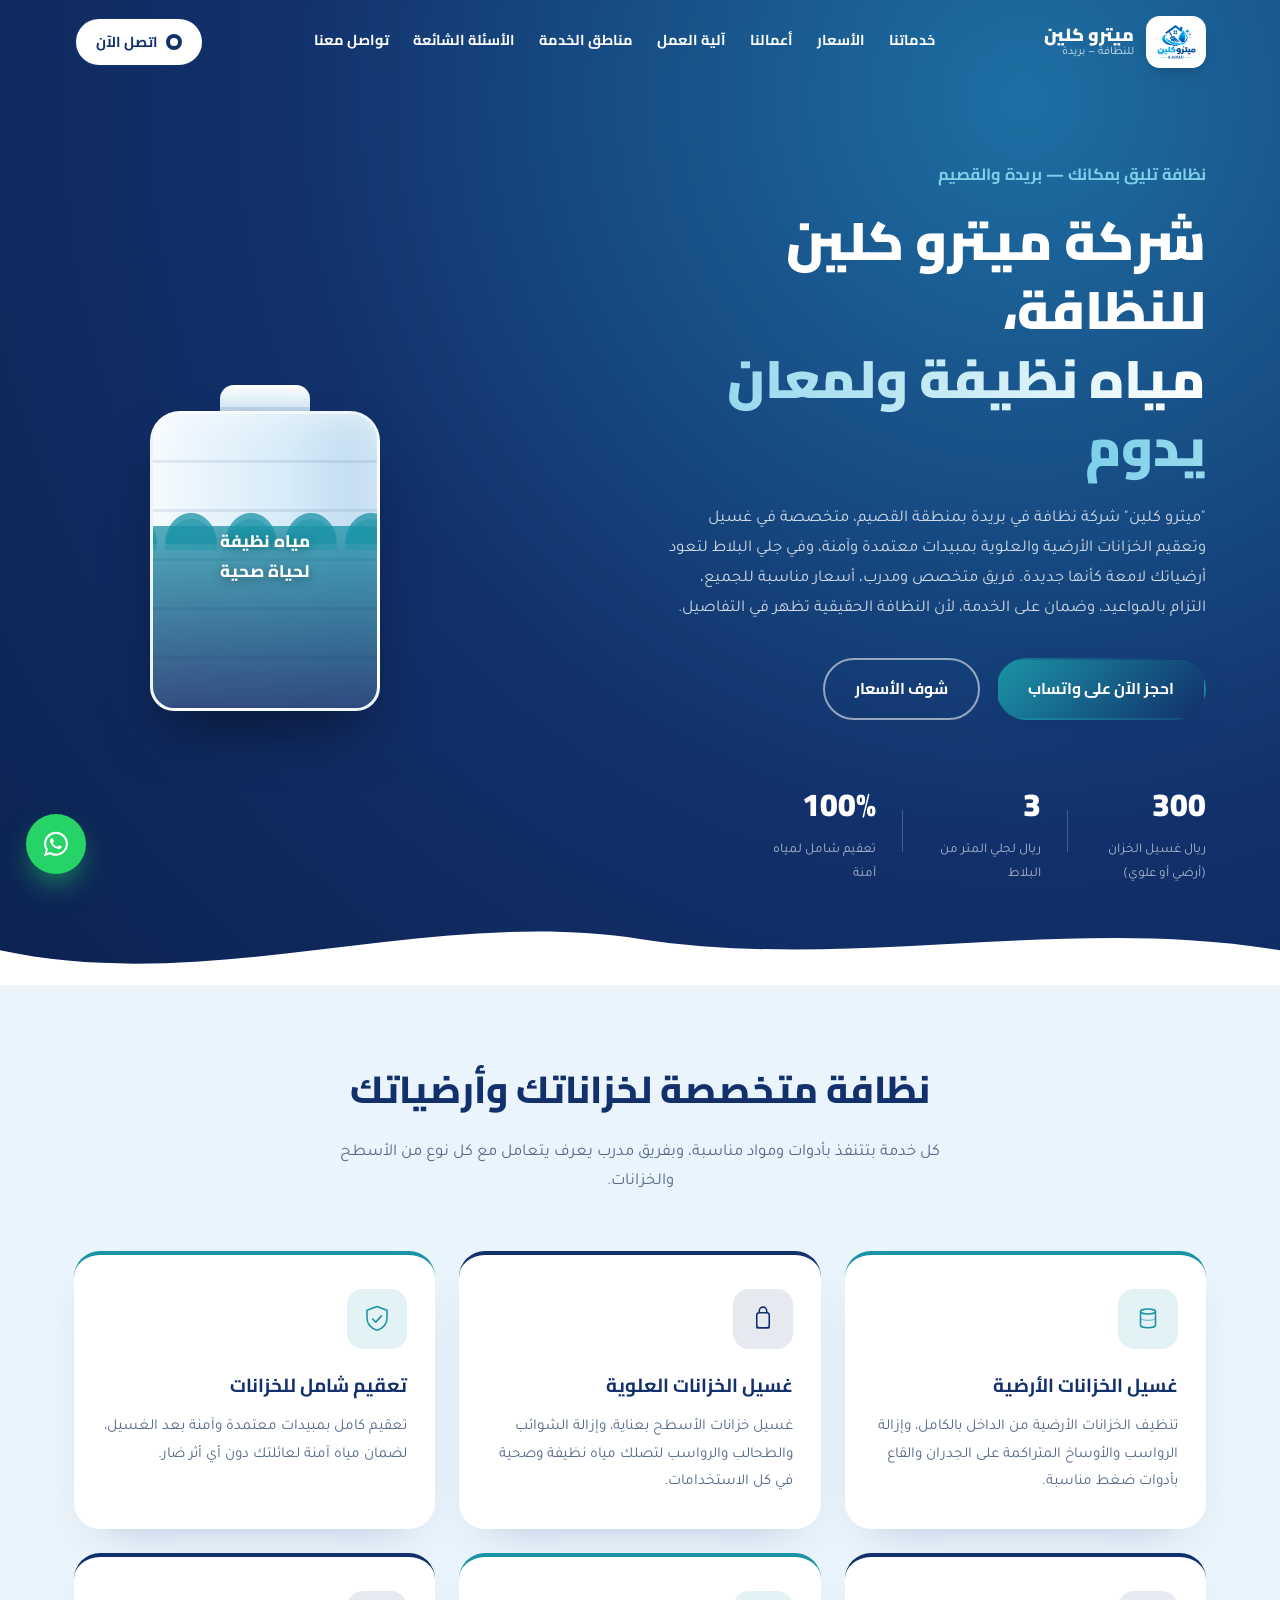
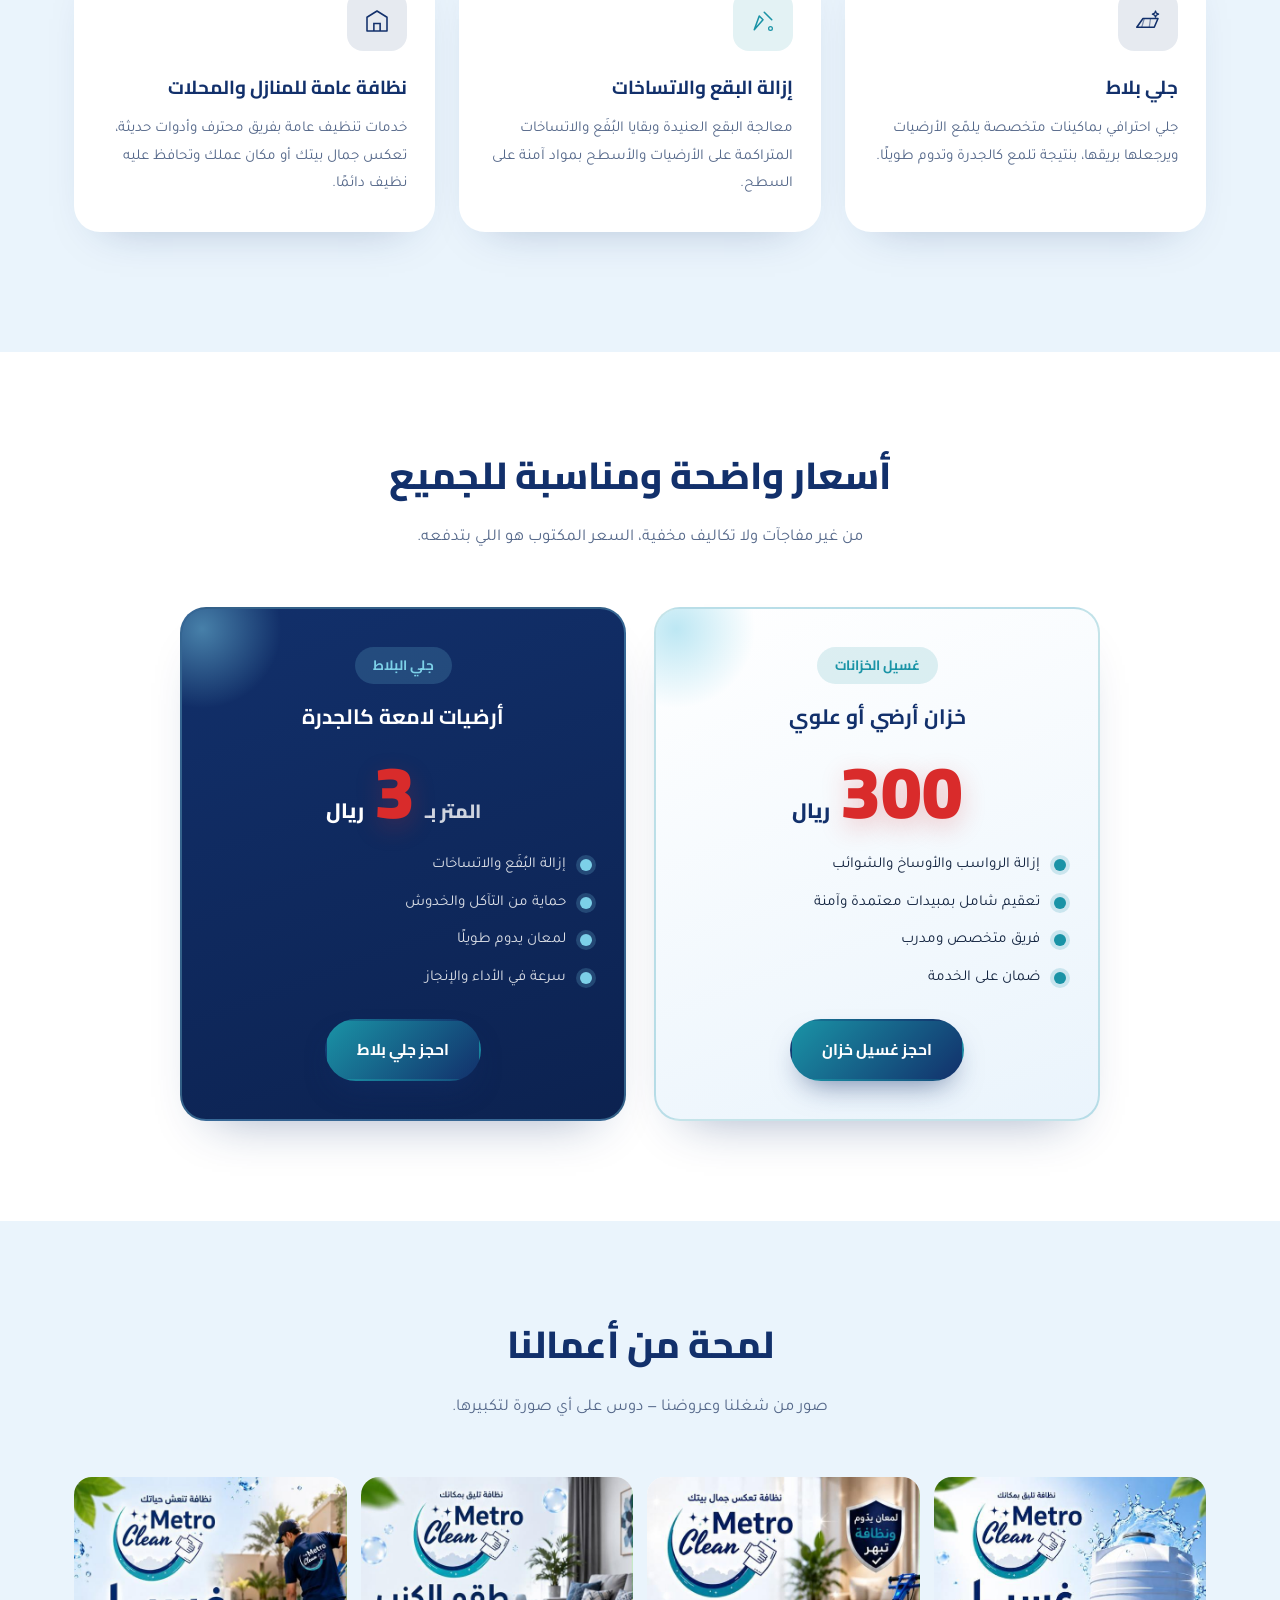
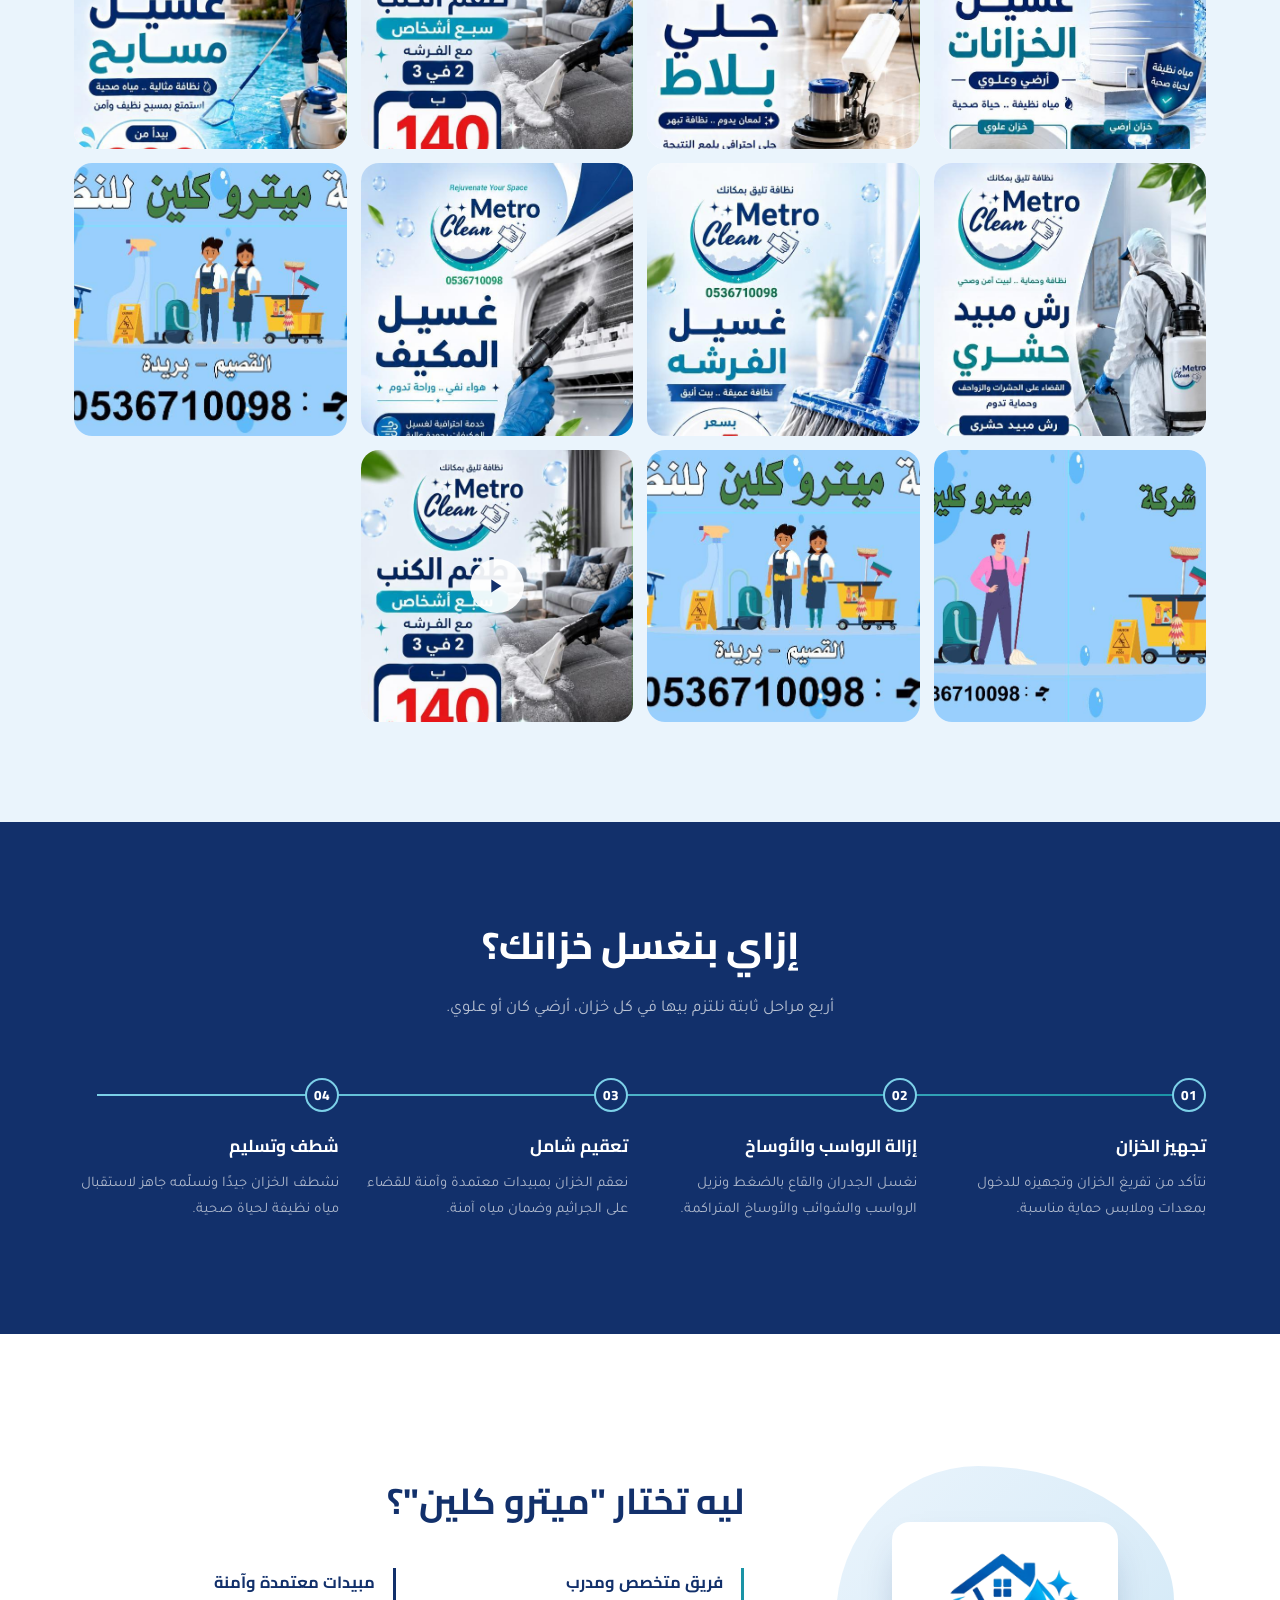
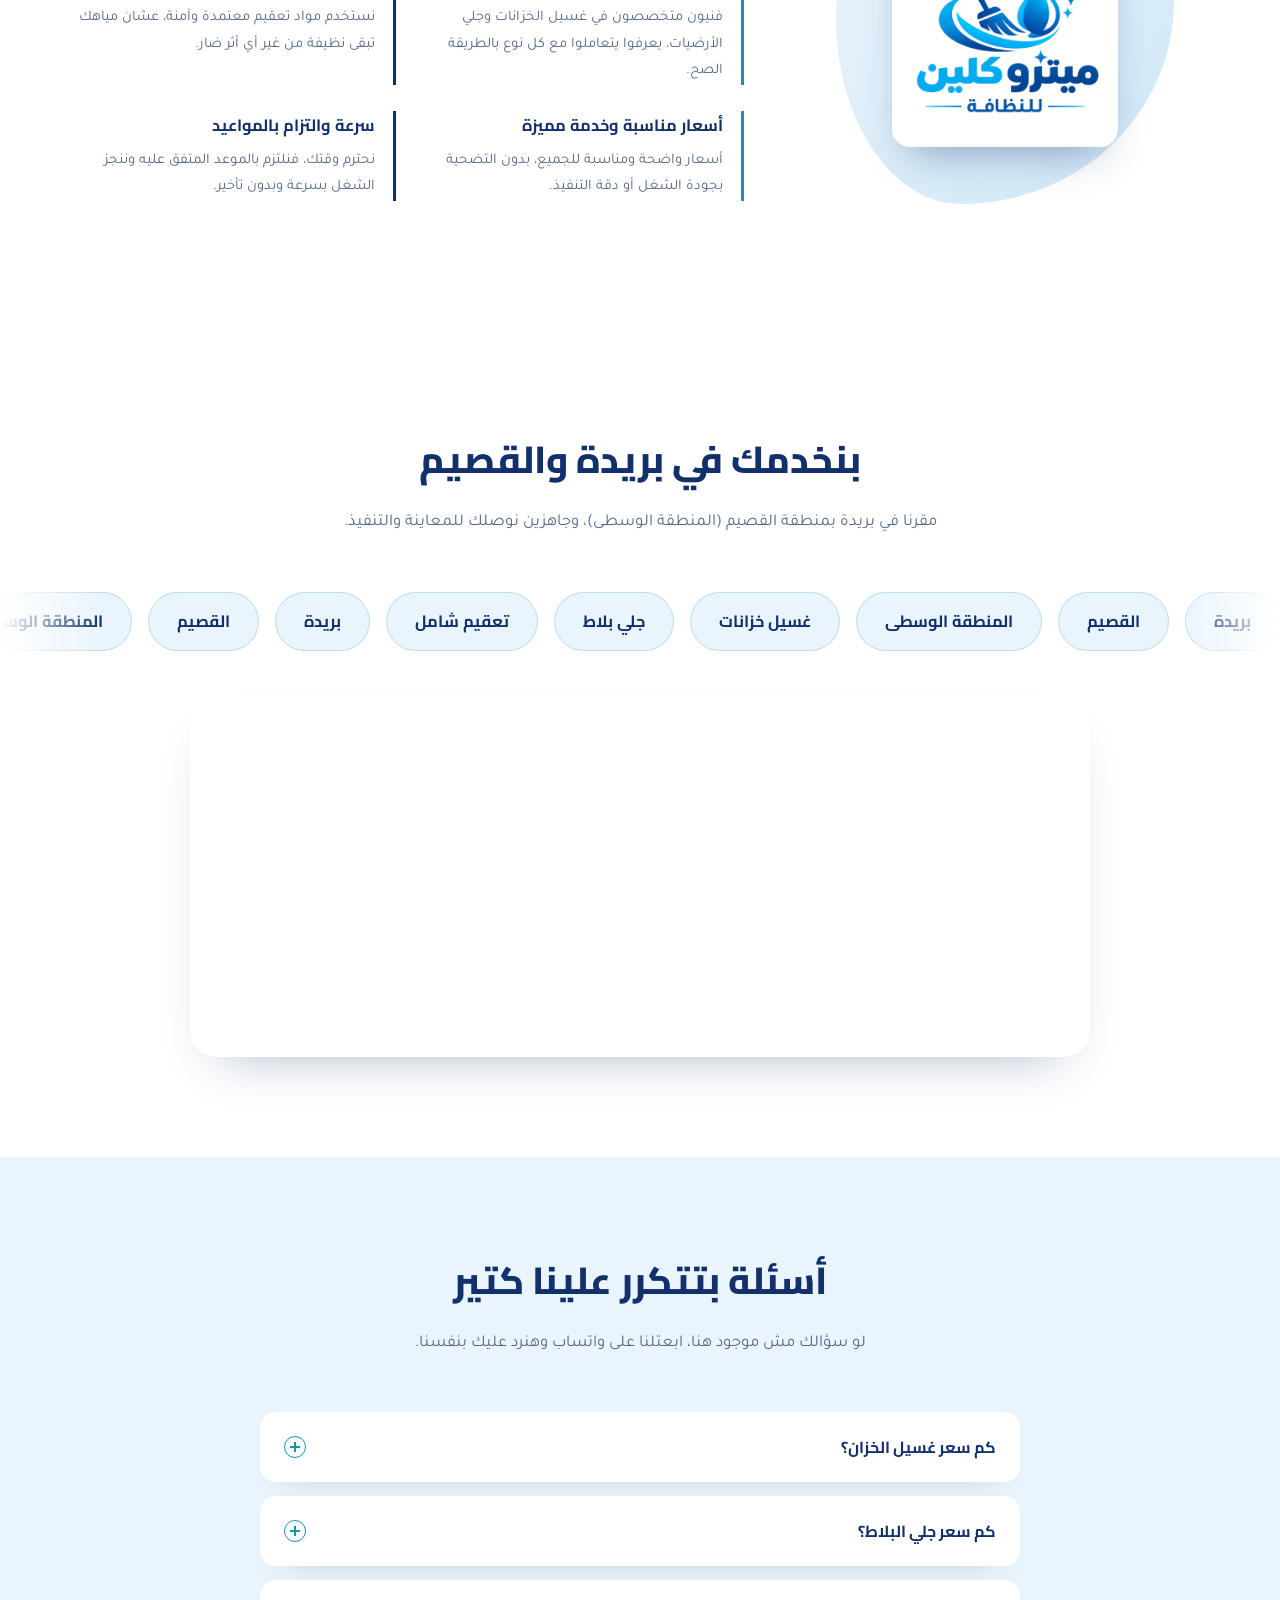
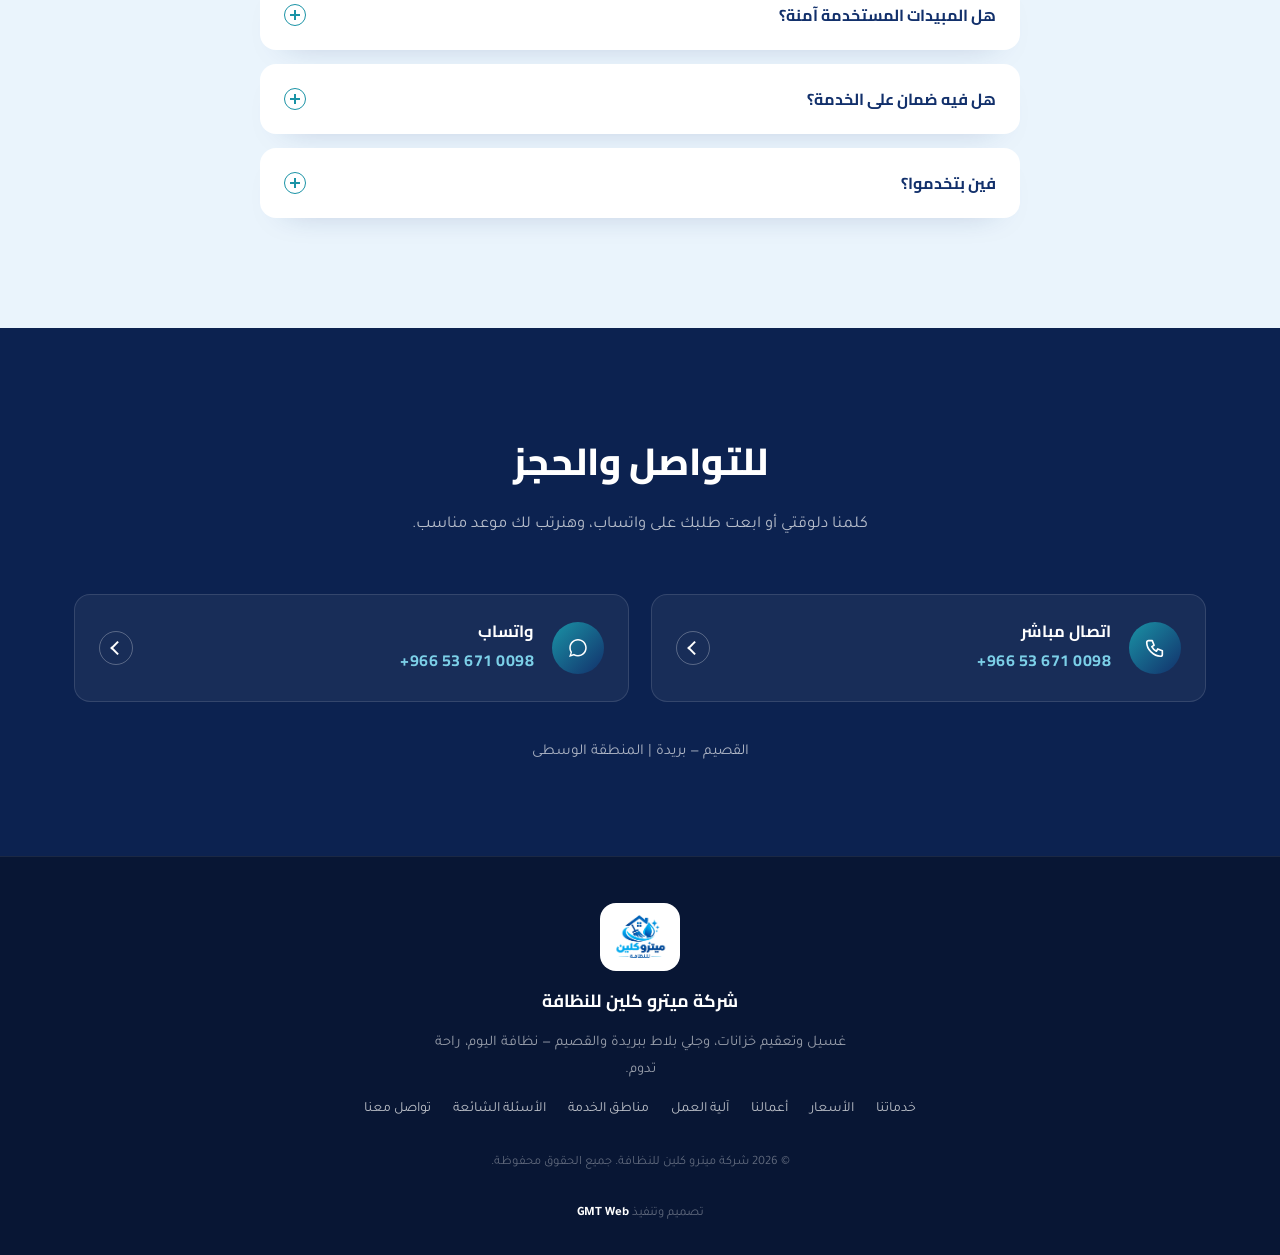
<file: index.html>
<!DOCTYPE html>
<html lang="ar" dir="rtl">

<head>
  <meta charset="UTF-8">
  <meta name="viewport" content="width=device-width, initial-scale=1.0">
  <title>شركة ميترو كلين للنظافة | غسيل خزانات وجلي بلاط ببريدة والقصيم</title>
  <meta name="description"
    content="شركة ميترو كلين للنظافة ببريدة - القصيم: غسيل وتعقيم الخزانات (أرضي وعلوي) بـ 300 ريال، وجلي بلاط بـ 3 ريال للمتر. فريق متخصص، مبيدات معتمدة، وضمان على الخدمة.">
  <link rel="icon" type="image/png" href="assets/logo.png">
  <link rel="preconnect" href="https://fonts.googleapis.com">
  <link rel="preconnect" href="https://fonts.gstatic.com" crossorigin>
  <link
    href="https://fonts.googleapis.com/css2?family=Cairo:wght@500;700;800;900&family=Tajawal:wght@400;500;700&display=swap"
    rel="stylesheet">
  <link rel="stylesheet" href="style.css">
</head>

<body>

  <div class="cursor-glow" id="cursorGlow"></div>

  <!-- ===== HEADER ===== -->
  <header class="site-header" id="siteHeader">
    <div class="wrap header-inner">
      <a href="#top" class="brand">
        <span class="brand-logo-chip"><img src="img/logo.png" alt="Metro Clean"></span>
        <span class="brand-text">
          <strong>ميترو كلين</strong>
          <small>للنظافة — بريدة</small>
        </span>
      </a>
      <nav class="main-nav" id="mainNav">
        <a href="#services">خدماتنا</a>
        <a href="#offers">الأسعار</a>
        <a href="#gallery">أعمالنا</a>
        <a href="#process">آلية العمل</a>
        <a href="#areas">مناطق الخدمة</a>
        <a href="#faq">الأسئلة الشائعة</a>
        <a href="#contact">تواصل معنا</a>
      </nav>
      <a href="tel:+966536710098" class="btn btn-ghost header-cta">
        <span class="phone-ico"></span> اتصل الآن
      </a>
      <button class="burger" id="burger" aria-label="فتح القائمة">
        <span></span><span></span><span></span>
      </button>
    </div>
  </header>

  <!-- ===== HERO ===== -->
  <section class="hero" id="top">
    <div class="hero-scene" aria-hidden="true">
      <div class="bubbles" id="bubblesLayer"></div>
      <div class="sparkles" id="sparklesLayer"></div>
    </div>

    <div class="wrap hero-grid">
      <div class="hero-inner">
        <p class="hero-kicker">نظافة تليق بمكانك — بريدة والقصيم</p>
        <h1 class="hero-title">
          شركة ميترو كلين للنظافة،<br>
          <span class="hero-title-accent">مياه نظيفة ولمعان يدوم</span>
        </h1>
        <p class="hero-desc">
          "ميترو كلين" شركة نظافة في بريدة بمنطقة القصيم، متخصصة في غسيل وتعقيم الخزانات الأرضية والعلوية
          بمبيدات معتمدة وآمنة، وفي جلي البلاط لتعود أرضياتك لامعة كأنها جديدة. فريق متخصص ومدرب، أسعار
          مناسبة للجميع، التزام بالمواعيد، وضمان على الخدمة، لأن النظافة الحقيقية تظهر في التفاصيل.
        </p>
        <div class="hero-actions">
          <a href="https://wa.me/966536710098" target="_blank" rel="noopener" class="btn btn-primary">
            احجز الآن على واتساب
          </a>
          <a href="#offers" class="btn btn-outline">شوف الأسعار</a>
        </div>

        <div class="hero-badges">
          <div class="badge-item">
            <span class="badge-num" data-count="300">0</span>
            <span class="badge-label">ريال غسيل الخزان (أرضي أو علوي)</span>
          </div>
          <div class="badge-sep"></div>
          <div class="badge-item">
            <span class="badge-num" data-count="3">0</span>
            <span class="badge-label">ريال لجلي المتر من البلاط</span>
          </div>
          <div class="badge-sep"></div>
          <div class="badge-item">
            <span class="badge-num" data-count="100" data-suffix="%">0</span>
            <span class="badge-label">تعقيم شامل لمياه آمنة</span>
          </div>
        </div>
      </div>

      <div class="hero-visual" aria-hidden="true">
        <div class="tank">
          <div class="tank-lid"></div>
          <div class="tank-body">
            <div class="water">
              <div class="wave wave-a"></div>
              <div class="wave wave-b"></div>
            </div>
            <span class="tank-label">مياه نظيفة<br>لحياة صحية</span>
          </div>
        </div>
      </div>
    </div>

    <svg class="wave-divider" viewBox="0 0 1440 110" preserveAspectRatio="none">
      <path class="wave-path" d="M0,64 C 240,120 480,10 720,50 C 960,90 1200,20 1440,64 L1440,110 L0,110 Z"></path>
    </svg>
  </section>

  <!-- ===== SERVICES ===== -->
  <section class="services" id="services">
    <div class="wrap">
      <div class="section-head">
        <h2>نظافة متخصصة لخزاناتك وأرضياتك</h2>
        <p>كل خدمة بتتنفذ بأدوات ومواد مناسبة، وبفريق مدرب يعرف يتعامل مع كل نوع من الأسطح والخزانات.</p>
      </div>

      <div class="services-grid">
        <article class="service-card">
          <div class="service-icon">
            <svg viewBox="0 0 48 48" fill="none">
              <ellipse cx="24" cy="12" rx="12" ry="4" stroke="currentColor" stroke-width="2.5" />
              <path d="M12 12v22c0 2.2 5.4 4 12 4s12-1.8 12-4V12" stroke="currentColor" stroke-width="2.5" />
              <path d="M12 22c0 2.2 5.4 4 12 4s12-1.8 12-4" stroke="currentColor" stroke-width="2" opacity=".5" />
            </svg>
          </div>
          <h3>غسيل الخزانات الأرضية</h3>
          <p>تنظيف الخزانات الأرضية من الداخل بالكامل، وإزالة الرواسب والأوساخ المتراكمة على الجدران والقاع بأدوات ضغط
            مناسبة.</p>
        </article>

        <article class="service-card service-accent">
          <div class="service-icon">
            <svg viewBox="0 0 48 48" fill="none">
              <rect x="14" y="14" width="20" height="24" rx="4" stroke="currentColor" stroke-width="2.5" />
              <path d="M18 14v-3a6 6 0 0 1 12 0v3" stroke="currentColor" stroke-width="2.5" />
              <path d="M14 38h20" stroke="currentColor" stroke-width="2.5" stroke-linecap="round" />
            </svg>
          </div>
          <h3>غسيل الخزانات العلوية</h3>
          <p>غسيل خزانات الأسطح بعناية، وإزالة الشوائب والطحالب والرواسب لتصلك مياه نظيفة وصحية في كل الاستخدامات.</p>
        </article>

        <article class="service-card">
          <div class="service-icon">
            <svg viewBox="0 0 48 48" fill="none">
              <path d="M24 4 8 10v12c0 10 7 17 16 20 9-3 16-10 16-20V10z" stroke="currentColor" stroke-width="2.5"
                stroke-linejoin="round" />
              <path d="M17 24l5 5 9-10" stroke="currentColor" stroke-width="2.5" stroke-linecap="round"
                stroke-linejoin="round" />
            </svg>
          </div>
          <h3>تعقيم شامل للخزانات</h3>
          <p>تعقيم كامل بمبيدات معتمدة وآمنة بعد الغسيل، لضمان مياه آمنة لعائلتك دون أي أثر ضار.</p>
        </article>

        <article class="service-card service-accent">
          <div class="service-icon">
            <svg viewBox="0 0 48 48" fill="none">
              <path d="M6 34l10-14h24l-6 14z" stroke="currentColor" stroke-width="2.5" stroke-linejoin="round" />
              <path d="M18 20l-4 14M28 20l-2 14" stroke="currentColor" stroke-width="2" opacity=".5" />
              <path d="M36 8l1.5 3.5L41 13l-3.5 1.5L36 18l-1.5-3.5L31 13l3.5-1.5z" stroke="currentColor"
                stroke-width="2" stroke-linejoin="round" />
            </svg>
          </div>
          <h3>جلي بلاط</h3>
          <p>جلي احترافي بماكينات متخصصة يلمّع الأرضيات ويرجعلها بريقها، بنتيجة تلمع كالجدرة وتدوم طويلًا.</p>
        </article>

        <article class="service-card">
          <div class="service-icon">
            <svg viewBox="0 0 48 48" fill="none">
              <path d="M10 38l8-22 6 6-14 16z" stroke="currentColor" stroke-width="2.5" stroke-linejoin="round" />
              <path d="M26 10l12 12" stroke="currentColor" stroke-width="2.5" stroke-linecap="round" />
              <circle cx="36" cy="36" r="3" stroke="currentColor" stroke-width="2" />
            </svg>
          </div>
          <h3>إزالة البقع والاتساخات</h3>
          <p>معالجة البقع العنيدة وبقايا البُفَع والاتساخات المتراكمة على الأرضيات والأسطح بمواد آمنة على السطح.</p>
        </article>

        <article class="service-card service-accent">
          <div class="service-icon">
            <svg viewBox="0 0 48 48" fill="none">
              <path d="M8 40V18l16-10 16 10v22z" stroke="currentColor" stroke-width="2.5" stroke-linejoin="round" />
              <path d="M19 40V28h10v12" stroke="currentColor" stroke-width="2.5" />
            </svg>
          </div>
          <h3>نظافة عامة للمنازل والمحلات</h3>
          <p>خدمات تنظيف عامة بفريق محترف وأدوات حديثة، تعكس جمال بيتك أو مكان عملك وتحافظ عليه نظيف دائمًا.</p>
        </article>
      </div>
    </div>

    <svg class="wave-divider wave-flip" viewBox="0 0 1440 110" preserveAspectRatio="none">
      <path class="wave-path" d="M0,64 C 240,120 480,10 720,50 C 960,90 1200,20 1440,64 L1440,110 L0,110 Z"></path>
    </svg>
  </section>

  <!-- ===== OFFERS / PRICES ===== -->
  <section class="offers" id="offers">
    <div class="wrap">
      <div class="section-head">
        <h2>أسعار واضحة ومناسبة للجميع</h2>
        <p>من غير مفاجآت ولا تكاليف مخفية، السعر المكتوب هو اللي بتدفعه.</p>
      </div>

      <div class="offers-grid">
        <article class="offer-card">
          <span class="offer-tag">غسيل الخزانات</span>
          <h3>خزان أرضي أو علوي</h3>
          <div class="price"><span class="price-num">300</span><span class="price-unit">ريال</span></div>
          <ul class="offer-list">
            <li>إزالة الرواسب والأوساخ والشوائب</li>
            <li>تعقيم شامل بمبيدات معتمدة وآمنة</li>
            <li>فريق متخصص ومدرب</li>
            <li>ضمان على الخدمة</li>
          </ul>
          <a href="https://wa.me/966536710098?text=%D8%A3%D8%B1%D9%8A%D8%AF%20%D8%AD%D8%AC%D8%B2%20%D8%BA%D8%B3%D9%8A%D9%84%20%D8%AE%D8%B2%D8%A7%D9%86"
            target="_blank" rel="noopener" class="btn btn-primary">احجز غسيل خزان</a>
        </article>

        <article class="offer-card offer-alt">
          <span class="offer-tag">جلي البلاط</span>
          <h3>أرضيات لامعة كالجدرة</h3>
          <div class="price"><span class="price-pre">المتر بـ</span><span class="price-num">3</span><span
              class="price-unit">ريال</span></div>
          <ul class="offer-list">
            <li>إزالة البُفَع والاتساخات</li>
            <li>حماية من التآكل والخدوش</li>
            <li>لمعان يدوم طويلًا</li>
            <li>سرعة في الأداء والإنجاز</li>
          </ul>
          <a href="https://wa.me/966536710098?text=%D8%A3%D8%B1%D9%8A%D8%AF%20%D8%AD%D8%AC%D8%B2%20%D8%AC%D9%84%D9%8A%20%D8%A8%D9%84%D8%A7%D8%B7"
            target="_blank" rel="noopener" class="btn btn-primary">احجز جلي بلاط</a>
        </article>
      </div>
    </div>
  </section>

  <!-- ===== GALLERY ===== -->
  <section class="gallery" id="gallery">
    <div class="wrap">
      <div class="section-head">
        <h2>لمحة من أعمالنا</h2>
        <p>صور من شغلنا وعروضنا — دوس على أي صورة لتكبيرها.</p>
      </div>

      <div class="gallery-grid">
        <button class="gallery-item" data-type="image" data-src="img/img1.jpeg">
          <img src="img/img1.jpeg" alt="">
        </button>
        <button class="gallery-item" data-type="image" data-src="img/img2.jpeg">
          <img src="img/img2.jpeg" alt="">
        </button>
        <button class="gallery-item" data-type="image" data-src="img/img3.jpeg">
          <img src="img/img3.jpeg" alt="">
        </button>
        <button class="gallery-item" data-type="image" data-src="img/img4.jpeg">
          <img src="img/img4.jpeg" alt="">
        </button>
        <button class="gallery-item" data-type="image" data-src="img/img5.jpeg">
          <img src="img/img5.jpeg" alt="">
        </button>
        <button class="gallery-item" data-type="image" data-src="img/img6.jpeg">
          <img src="img/img6.jpeg" alt="">
        </button>
        <button class="gallery-item" data-type="image" data-src="img/img7.jpeg">
          <img src="img/img7.jpeg" alt="">
        </button> <button class="gallery-item" data-type="image" data-src="img/img8.jpeg">
          <img src="img/img8.jpeg" alt="">
        </button> <button class="gallery-item" data-type="image" data-src="img/img9.jpeg">
          <img src="img/img9.jpeg" alt="">
        </button> <button class="gallery-item" data-type="image" data-src="img/img10.jpeg">
          <img src="img/img10.jpeg" alt="">
        </button>
        <button class="gallery-item gallery-video" data-type="video" data-src="img/vid1.mp4"
          data-poster="assets/gallery/video-1-poster.jpg">
          <img src="img/img3.jpeg" alt="">
          <span class="play-badge"><svg viewBox="0 0 24 24" fill="currentColor">
              <path d="M8 5v14l11-7z" />
            </svg></span>
        </button>
      </div>
    </div>
  </section>

  <!-- ===== PROCESS ===== -->
  <section class="process" id="process">
    <div class="wrap">
      <div class="section-head light">
        <h2>إزاي بنغسل خزانك؟</h2>
        <p>أربع مراحل ثابتة نلتزم بيها في كل خزان، أرضي كان أو علوي.</p>
      </div>

      <div class="process-track">
        <div class="process-line">
          <div class="process-line-fill" id="processFill"></div>
        </div>

        <div class="process-step">
          <span class="step-num">01</span>
          <h3>تجهيز الخزان</h3>
          <p>نتأكد من تفريغ الخزان وتجهيزه للدخول بمعدات وملابس حماية مناسبة.</p>
        </div>
        <div class="process-step">
          <span class="step-num">02</span>
          <h3>إزالة الرواسب والأوساخ</h3>
          <p>نغسل الجدران والقاع بالضغط ونزيل الرواسب والشوائب والأوساخ المتراكمة.</p>
        </div>
        <div class="process-step">
          <span class="step-num">03</span>
          <h3>تعقيم شامل</h3>
          <p>نعقم الخزان بمبيدات معتمدة وآمنة للقضاء على الجراثيم وضمان مياه آمنة.</p>
        </div>
        <div class="process-step">
          <span class="step-num">04</span>
          <h3>شطف وتسليم</h3>
          <p>نشطف الخزان جيدًا ونسلّمه جاهز لاستقبال مياه نظيفة لحياة صحية.</p>
        </div>
      </div>
    </div>
  </section>

  <!-- ===== WHY US ===== -->
  <section class="why" id="why">
    <div class="wrap why-grid">
      <div class="why-visual" aria-hidden="true">
        <div class="why-blob"></div>
        <img src="img/logo.png" alt="" class="why-logo-mark">
      </div>
      <div class="why-content">
        <h2>ليه تختار "ميترو كلين"؟</h2>
        <div class="why-list">
          <div class="why-item">
            <h4>فريق متخصص ومدرب</h4>
            <p>فنيون متخصصون في غسيل الخزانات وجلي الأرضيات، يعرفوا يتعاملوا مع كل نوع بالطريقة الصح.</p>
          </div>
          <div class="why-item">
            <h4>مبيدات معتمدة وآمنة</h4>
            <p>نستخدم مواد تعقيم معتمدة وآمنة، عشان مياهك تبقى نظيفة من غير أي أثر ضار.</p>
          </div>
          <div class="why-item">
            <h4>أسعار مناسبة وخدمة مميزة</h4>
            <p>أسعار واضحة ومناسبة للجميع، بدون التضحية بجودة الشغل أو دقة التنفيذ.</p>
          </div>
          <div class="why-item">
            <h4>سرعة والتزام بالمواعيد</h4>
            <p>نحترم وقتك، فنلتزم بالموعد المتفق عليه وننجز الشغل بسرعة وبدون تأخير.</p>
          </div>
        </div>
      </div>
    </div>
  </section>

  <!-- ===== COVERAGE AREAS ===== -->
  <section class="areas" id="areas">
    <div class="wrap">
      <div class="section-head">
        <h2>بنخدمك في بريدة والقصيم</h2>
        <p>مقرنا في بريدة بمنطقة القصيم (المنطقة الوسطى)، وجاهزين نوصلك للمعاينة والتنفيذ.</p>
      </div>
    </div>
    <div class="areas-marquee">
      <div class="areas-track">
        <span>بريدة</span><span>القصيم</span><span>المنطقة الوسطى</span><span>غسيل خزانات</span><span>جلي
          بلاط</span><span>تعقيم شامل</span>
        <span>بريدة</span><span>القصيم</span><span>المنطقة الوسطى</span><span>غسيل خزانات</span><span>جلي
          بلاط</span><span>تعقيم شامل</span>
      </div>
    </div>
    <div class="wrap">
      <div class="map-frame">
        <iframe title="موقع الخدمة - بريدة"
          src="https://www.openstreetmap.org/export/embed.html?bbox=43.85%2C26.2%2C44.1%2C26.45&layer=mapnik"
          loading="lazy" referrerpolicy="no-referrer-when-downgrade">
        </iframe>
      </div>
    </div>
  </section>

  <!-- ===== FAQ ===== -->
  <section class="faq" id="faq">
    <div class="wrap">
      <div class="section-head">
        <h2>أسئلة بتتكرر علينا كتير</h2>
        <p>لو سؤالك مش موجود هنا، ابعتلنا على واتساب وهنرد عليك بنفسنا.</p>
      </div>

      <div class="faq-list">
        <div class="faq-item">
          <button class="faq-q">كم سعر غسيل الخزان؟<span class="faq-toggle"></span></button>
          <div class="faq-a">
            <p>غسيل الخزان (أرضي أو علوي) بـ 300 ريال، شامل إزالة الرواسب والتعقيم.</p>
          </div>
        </div>
        <div class="faq-item">
          <button class="faq-q">كم سعر جلي البلاط؟<span class="faq-toggle"></span></button>
          <div class="faq-a">
            <p>جلي البلاط بـ 3 ريال للمتر الواحد.</p>
          </div>
        </div>
        <div class="faq-item">
          <button class="faq-q">هل المبيدات المستخدمة آمنة؟<span class="faq-toggle"></span></button>
          <div class="faq-a">
            <p>نستخدم مبيدات ومواد تعقيم معتمدة وآمنة، ونحرص على شطف الخزان جيدًا قبل التسليم.</p>
          </div>
        </div>
        <div class="faq-item">
          <button class="faq-q">هل فيه ضمان على الخدمة؟<span class="faq-toggle"></span></button>
          <div class="faq-a">
            <p>أيوه، نقدم ضمان على الخدمة، وفريقنا ملتزم بجودة الشغل والمواعيد.</p>
          </div>
        </div>
        <div class="faq-item">
          <button class="faq-q">فين بتخدموا؟<span class="faq-toggle"></span></button>
          <div class="faq-a">
            <p>نخدم بريدة ومنطقة القصيم. كلمنا وهنأكد لك التغطية في منطقتك.</p>
          </div>
        </div>
      </div>
    </div>
  </section>

  <!-- ===== CONTACT ===== -->
  <section class="contact" id="contact">
    <div class="wrap">
      <div class="section-head light">
        <h2>للتواصل والحجز</h2>
        <p>كلمنا دلوقتي أو ابعت طلبك على واتساب، وهنرتب لك موعد مناسب.</p>
      </div>

      <div class="contact-cards">
        <a class="contact-card" href="tel:+966536710098">
          <div class="contact-avatar">
            <svg viewBox="0 0 24 24" fill="none">
              <path d="M5 4h4l2 5-2.5 1.5a11 11 0 0 0 5 5L15 13l5 2v4a2 2 0 0 1-2 2C10.5 21 3 13.5 3 6a2 2 0 0 1 2-2z"
                stroke="currentColor" stroke-width="1.8" stroke-linejoin="round" />
            </svg>
          </div>
          <div class="contact-info">
            <h4>اتصال مباشر</h4>
            <span class="contact-number" dir="ltr">+966 53 671 0098</span>
          </div>
          <span class="contact-arrow"></span>
        </a>
        <a class="contact-card" href="https://wa.me/966536710098" target="_blank" rel="noopener">
          <div class="contact-avatar">
            <svg viewBox="0 0 32 32" fill="currentColor">
              <path
                d="M16 3C9 3 3.3 8.7 3.3 15.7c0 2.4.7 4.7 1.9 6.7L3 29l6.8-2.1c1.9 1.1 4 1.6 6.2 1.6 7 0 12.7-5.7 12.7-12.7C28.7 8.7 23 3 16 3zm0 23.2c-1.9 0-3.8-.5-5.4-1.5l-.4-.2-4 1.2 1.2-3.9-.3-.4a10.3 10.3 0 0 1-1.6-5.5C5.5 9.9 10.2 5.2 16 5.2S26.5 9.9 26.5 15.7 21.8 26.2 16 26.2z" />
            </svg>
          </div>
          <div class="contact-info">
            <h4>واتساب</h4>
            <span class="contact-number" dir="ltr">+966 53 671 0098</span>
          </div>
          <span class="contact-arrow"></span>
        </a>
      </div>

      <div class="contact-note">
        <p>القصيم — بريدة | المنطقة الوسطى</p>
      </div>
    </div>
  </section>

  <!-- ===== FOOTER ===== -->
  <footer class="site-footer">
    <div class="wrap footer-inner">
      <span class="footer-logo-chip"><img src="img/logo.png" alt="Metro Clean"></span>
      <strong class="footer-name">شركة ميترو كلين للنظافة</strong>
      <p class="footer-tag">غسيل وتعقيم خزانات، وجلي بلاط ببريدة والقصيم — نظافة اليوم، راحة تدوم.</p>
      <div class="footer-links">
        <a href="#services">خدماتنا</a>
        <a href="#offers">الأسعار</a>
        <a href="#gallery">أعمالنا</a>
        <a href="#process">آلية العمل</a>
        <a href="#areas">مناطق الخدمة</a>
        <a href="#faq">الأسئلة الشائعة</a>
        <a href="#contact">تواصل معنا</a>
      </div>
      <p class="footer-copy">© <span id="year"></span> شركة ميترو كلين للنظافة. جميع الحقوق محفوظة.</p>
      <p class="footer-copy">
        تصميم وتنفيذ
        <a href="https://www.facebook.com/share/199H6ZiBeM/" target="_blank" style="text-decoration: none;">
          <span class="gmt-text" style="color: var(--white); font-weight: bold;">GMT Web</span>
        </a>
      </p>
    </div>
  </footer>

  <a href="https://wa.me/966536710098" target="_blank" rel="noopener" class="floating-whatsapp"
    aria-label="تواصل عبر واتساب">
    <svg viewBox="0 0 32 32" fill="currentColor">
      <path
        d="M16 3C9 3 3.3 8.7 3.3 15.7c0 2.4.7 4.7 1.9 6.7L3 29l6.8-2.1c1.9 1.1 4 1.6 6.2 1.6 7 0 12.7-5.7 12.7-12.7C28.7 8.7 23 3 16 3zm0 23.2c-1.9 0-3.8-.5-5.4-1.5l-.4-.2-4 1.2 1.2-3.9-.3-.4a10.3 10.3 0 0 1-1.6-5.5C5.5 9.9 10.2 5.2 16 5.2S26.5 9.9 26.5 15.7 21.8 26.2 16 26.2zm5.8-7.7c-.3-.2-1.9-.9-2.2-1-.3-.1-.5-.2-.7.2-.2.3-.8 1-1 1.2-.2.2-.4.2-.7.1-.3-.2-1.4-.5-2.6-1.6-1-.9-1.6-2-1.8-2.3-.2-.3 0-.5.1-.7.1-.1.3-.4.5-.5.2-.2.2-.3.3-.5.1-.2 0-.4 0-.6 0-.2-.7-1.8-1-2.4-.3-.6-.5-.5-.7-.5h-.6c-.2 0-.5.1-.8.4-.3.3-1 1-1 2.5s1.1 2.9 1.2 3.1c.1.2 2.2 3.4 5.3 4.7.7.3 1.3.5 1.8.6.7.2 1.4.2 1.9.1.6-.1 1.9-.8 2.1-1.5.3-.7.3-1.4.2-1.5-.1-.1-.3-.2-.6-.4z" />
    </svg>
  </a>

  <div class="lightbox" id="lightbox">
    <button class="lightbox-close" id="lightboxClose" aria-label="إغلاق">×</button>
    <div class="lightbox-content" id="lightboxContent"></div>
  </div>

  <script src="script.js"></script>
</body>

</html>
</file>
<file: style.css>
:root {
   --navy: #12306B;
   --navy-2: #0C2250;
   --teal: #1A93A6;
   --aqua: #7CD0E8;
   --sky: #EAF4FC;
   --red: #D92B2B;
   --white: #FFFFFF;
   --ink: #12233F;
   --ink-soft: #55688A;

   --font-head: 'Cairo', sans-serif;
   --font-body: 'Tajawal', sans-serif;

   --wrap: 1180px;
   --radius-lg: 26px;
   --radius-md: 16px;
   --ease: cubic-bezier(.22, .85, .32, 1);
}

* {
   box-sizing: border-box;
}

html {
   scroll-behavior: smooth;
}

body {
   margin: 0;
   font-family: var(--font-body);
   color: var(--ink);
   background: var(--white);
   line-height: 1.8;
   -webkit-font-smoothing: antialiased;
   overflow-x: hidden;
}

img {
   max-width: 100%;
   display: block;
}

a {
   color: inherit;
   text-decoration: none;
}

ul {
   margin: 0;
   padding: 0;
   list-style: none;
}

h1,
h2,
h3,
h4 {
   font-family: var(--font-head);
   margin: 0;
   color: var(--navy);
}

p {
   margin: 0;
}

button {
   font-family: inherit;
}

.wrap {
   width: 100%;
   max-width: var(--wrap);
   margin-inline: auto;
   padding-inline: 24px;
}

@media (prefers-reduced-motion: reduce) {
   * {
      animation-duration: .001ms !important;
      animation-iteration-count: 1 !important;
      transition-duration: .001ms !important;
      scroll-behavior: auto !important;
   }
}

.cursor-glow {
   position: fixed;
   top: 0;
   left: 0;
   width: 420px;
   height: 420px;
   border-radius: 50%;
   pointer-events: none;
   z-index: 1;
   background: radial-gradient(circle, rgba(26, 147, 166, .16), transparent 70%);
   transform: translate(-50%, -50%);
   transition: opacity .3s ease;
   opacity: 0;
}

@media (hover:hover) {
   .cursor-glow.active {
      opacity: 1;
   }
}

/* ============================================
   Buttons
   ============================================ */
.btn {
   display: inline-flex;
   align-items: center;
   justify-content: center;
   gap: 8px;
   padding: 15px 30px;
   border-radius: 100px;
   font-family: var(--font-head);
   font-weight: 700;
   font-size: .98rem;
   transition: transform .35s var(--ease), box-shadow .35s var(--ease), background .3s ease, color .3s ease;
   border: 2px solid transparent;
   white-space: nowrap;
   position: relative;
   overflow: hidden;
   cursor: pointer;
}

.btn-primary {
   background: linear-gradient(135deg, var(--teal), var(--navy));
   color: var(--white);
   box-shadow: 0 14px 30px -12px rgba(18, 48, 107, .6);
}

.btn-primary:hover {
   transform: translateY(-3px);
   box-shadow: 0 18px 36px -10px rgba(18, 48, 107, .7);
}

.btn-outline {
   border-color: rgba(255, 255, 255, .55);
   color: var(--white);
}

.btn-outline:hover {
   border-color: #fff;
   background: rgba(255, 255, 255, .1);
   transform: translateY(-3px);
}

.btn-ghost {
   border-color: var(--navy);
   color: var(--navy);
   padding: 10px 20px;
   font-size: .9rem;
}

.btn-ghost:hover {
   background: var(--navy);
   color: #fff;
}

.phone-ico {
   width: 16px;
   height: 16px;
   display: inline-block;
   border-radius: 50%;
   background: var(--navy);
   position: relative;
}

.phone-ico::after {
   content: '';
   position: absolute;
   inset: 4px;
   border-radius: 50%;
   background: #fff;
}

/* ============================================
   Header
   ============================================ */
.site-header {
   position: fixed;
   inset-inline: 0;
   top: 0;
   z-index: 500;
   padding: 16px 0;
   transition: padding .35s var(--ease), background .35s ease, box-shadow .35s ease;
}

.site-header.scrolled {
   padding: 8px 0;
   background: rgba(255, 255, 255, .94);
   backdrop-filter: blur(14px);
   box-shadow: 0 10px 30px -18px rgba(18, 48, 107, .4);
}

.header-inner {
   display: flex;
   align-items: center;
   justify-content: space-between;
   gap: 20px;
}

.brand {
   display: flex;
   align-items: center;
   gap: 12px;
}

.brand-logo-chip {
   background: #fff;
   border-radius: 14px;
   padding: 4px 8px;
   display: flex;
   box-shadow: 0 8px 20px -10px rgba(0, 0, 0, .4);
}

.brand-logo-chip img {
   height: 44px;
   width: auto;
}

.brand-text {
   display: flex;
   flex-direction: column;
   line-height: 1.25;
   color: #fff;
   transition: color .35s ease;
}

.site-header.scrolled .brand-text {
   color: var(--navy);
}

.brand-text strong {
   font-family: var(--font-head);
   font-weight: 900;
   font-size: 1.1rem;
}

.brand-text small {
   font-size: .72rem;
   opacity: .8;
}

.main-nav {
   display: flex;
   align-items: center;
   gap: 24px;
}

.main-nav a {
   font-family: var(--font-head);
   font-weight: 700;
   font-size: .9rem;
   color: var(--white);
   position: relative;
   padding-bottom: 4px;
   transition: color .3s ease;
}

.site-header.scrolled .main-nav a {
   color: var(--navy);
}

.main-nav a::after {
   content: '';
   position: absolute;
   right: 0;
   bottom: 0;
   width: 0;
   height: 2px;
   background: var(--aqua);
   transition: width .3s var(--ease);
}

.main-nav a:hover::after {
   width: 100%;
}

.header-cta {
   background: #fff;
}

.site-header.scrolled .header-cta {
   background: transparent;
}

.burger {
   display: none;
}

@media (max-width: 1060px) {
   .main-nav {
      position: fixed;
      inset-inline: 16px;
      top: 80px;
      background: #fff;
      border-radius: var(--radius-md);
      flex-direction: column;
      align-items: flex-start;
      gap: 0;
      box-shadow: 0 20px 50px -20px rgba(18, 48, 107, .45);
      padding: 10px 22px;
      transform-origin: top;
      transform: scaleY(0);
      opacity: 0;
      pointer-events: none;
      transition: transform .35s var(--ease), opacity .25s ease;
   }

   .main-nav.open {
      transform: scaleY(1);
      opacity: 1;
      pointer-events: auto;
   }

   .main-nav a {
      color: var(--navy) !important;
      padding: 14px 0;
      width: 100%;
      border-bottom: 1px solid #eaf0f6;
   }

   .main-nav a:last-child {
      border-bottom: none;
   }

   .header-cta {
      display: none;
   }

   .burger {
      display: flex;
      flex-direction: column;
      justify-content: center;
      gap: 5px;
      width: 38px;
      height: 38px;
      background: none;
      border: none;
      cursor: pointer;
      padding: 0;
   }

   .burger span {
      width: 100%;
      height: 2px;
      background: #fff;
      transition: .3s;
   }

   .site-header.scrolled .burger span {
      background: var(--navy);
   }
}

/* ============================================
   Hero
   ============================================ */
.hero {
   position: relative;
   min-height: 100vh;
   display: flex;
   align-items: center;
   background: radial-gradient(circle at 80% 10%, #1D6FA3 0%, var(--navy) 55%, var(--navy-2) 100%);
   overflow: hidden;
   padding-top: 110px;
}

.hero-scene {
   position: absolute;
   inset: 0;
   z-index: 0;
}

.bubbles span {
   position: absolute;
   bottom: -40px;
   border-radius: 50%;
   background: radial-gradient(circle at 35% 30%, rgba(255, 255, 255, .55), rgba(255, 255, 255, .05));
   border: 1px solid rgba(255, 255, 255, .2);
   animation: rise linear infinite;
}

@keyframes rise {
   to {
      transform: translateY(-115vh) translateX(20px) scale(1.15);
      opacity: 0;
   }
}

.sparkles span {
   position: absolute;
   width: 14px;
   height: 14px;
   background: #fff;
   clip-path: polygon(50% 0, 62% 38%, 100% 50%, 62% 62%, 50% 100%, 38% 62%, 0 50%, 38% 38%);
   animation: sparkle ease-in-out infinite;
   opacity: 0;
}

@keyframes sparkle {

   0%,
   100% {
      opacity: 0;
      transform: scale(.4) rotate(0);
   }

   50% {
      opacity: .9;
      transform: scale(1.1) rotate(45deg);
   }
}

.hero-grid {
   position: relative;
   z-index: 2;
   display: grid;
   grid-template-columns: 1.3fr .7fr;
   gap: 40px;
   align-items: center;
}

.hero-inner {
   padding-block: 50px 100px;
}

.hero-kicker {
   color: var(--aqua);
   font-family: var(--font-head);
   font-weight: 700;
   font-size: 1.02rem;
   margin-bottom: 18px;
   opacity: 0;
   transform: translateY(16px);
   animation: rise-in .8s var(--ease) .1s forwards;
}

.hero-title {
   color: #fff;
   font-size: clamp(2.1rem, 4.6vw, 3.3rem);
   font-weight: 900;
   line-height: 1.3;
   max-width: 17ch;
   opacity: 0;
   transform: translateY(20px);
   animation: rise-in .8s var(--ease) .25s forwards;
}

.hero-title-accent {
   background: linear-gradient(90deg, var(--aqua), #fff);
   -webkit-background-clip: text;
   background-clip: text;
   color: transparent;
}

.hero-desc {
   color: rgba(255, 255, 255, .8);
   font-size: 1.04rem;
   max-width: 60ch;
   margin-top: 22px;
   opacity: 0;
   transform: translateY(20px);
   animation: rise-in .8s var(--ease) .4s forwards;
}

.hero-actions {
   display: flex;
   flex-wrap: wrap;
   gap: 16px;
   margin-top: 34px;
   opacity: 0;
   transform: translateY(20px);
   animation: rise-in .8s var(--ease) .55s forwards;
}

.hero-badges {
   display: flex;
   align-items: center;
   gap: 26px;
   margin-top: 56px;
   flex-wrap: wrap;
   opacity: 0;
   transform: translateY(20px);
   animation: rise-in .8s var(--ease) .7s forwards;
}

.badge-item {
   display: flex;
   flex-direction: column;
   gap: 4px;
}

.badge-num {
   font-family: var(--font-head);
   font-weight: 900;
   font-size: 2rem;
   color: #fff;
}

.badge-label {
   color: rgba(255, 255, 255, .65);
   font-size: .84rem;
   max-width: 16ch;
}

.badge-sep {
   width: 1px;
   height: 42px;
   background: rgba(255, 255, 255, .22);
}

@keyframes rise-in {
   to {
      opacity: 1;
      transform: none;
   }
}

/* animated water tank */
.hero-visual {
   display: flex;
   justify-content: center;
   opacity: 0;
   animation: rise-in 1s var(--ease) .5s forwards;
}

.tank {
   position: relative;
   width: 230px;
   animation: floaty 5s ease-in-out infinite;
}

@keyframes floaty {

   0%,
   100% {
      transform: translateY(0);
   }

   50% {
      transform: translateY(-14px);
   }
}

.tank-lid {
   width: 90px;
   height: 26px;
   margin-inline: auto;
   border-radius: 14px 14px 0 0;
   background: linear-gradient(180deg, #fff, #cfe6f5);
   box-shadow: inset 0 -4px 0 rgba(18, 48, 107, .12);
}

.tank-body {
   position: relative;
   height: 300px;
   border-radius: 30px 30px 24px 24px;
   overflow: hidden;
   background: linear-gradient(90deg, #f4faff, #d7ebf8 60%, #bcdaee);
   border: 3px solid rgba(255, 255, 255, .7);
   box-shadow: 0 30px 60px -20px rgba(0, 0, 0, .5), inset 0 0 40px rgba(255, 255, 255, .6);
}

.tank-body::before {
   content: '';
   position: absolute;
   inset: 0;
   background: repeating-linear-gradient(180deg, transparent 0 46px, rgba(18, 48, 107, .09) 46px 49px);
   z-index: 3;
   pointer-events: none;
}

.water {
   position: absolute;
   left: 0;
   right: 0;
   bottom: 0;
   height: 62%;
   background: linear-gradient(180deg, rgba(26, 147, 166, .75), rgba(18, 48, 107, .85));
   animation: level 7s ease-in-out infinite;
}

@keyframes level {

   0%,
   100% {
      height: 58%;
   }

   50% {
      height: 70%;
   }
}

.wave {
   position: absolute;
   top: -18px;
   left: -50%;
   width: 200%;
   height: 36px;
   background: radial-gradient(ellipse at 50% 100%, rgba(26, 147, 166, .75) 0 60%, transparent 62%) repeat-x;
   background-size: 60px 36px;
   animation: waveMove 4s linear infinite;
}

.wave-b {
   top: -12px;
   opacity: .6;
   animation-duration: 6s;
   animation-direction: reverse;
}

@keyframes waveMove {
   to {
      transform: translateX(60px);
   }
}

.tank-label {
   position: absolute;
   z-index: 4;
   inset-inline: 0;
   top: 38%;
   text-align: center;
   font-family: var(--font-head);
   font-weight: 800;
   color: #fff;
   font-size: 1.05rem;
   text-shadow: 0 2px 10px rgba(0, 0, 0, .35);
}

.wave-divider {
   position: absolute;
   bottom: -2px;
   left: 0;
   width: 100%;
   height: 90px;
   z-index: 1;
}

.wave-path {
   fill: var(--white);
   animation: waveShift 12s ease-in-out infinite alternate;
}

@keyframes waveShift {
   from {
      d: path("M0,64 C 240,120 480,10 720,50 C 960,90 1200,20 1440,64 L1440,110 L0,110 Z");
   }

   to {
      d: path("M0,50 C 240,10 480,110 720,64 C 960,20 1200,90 1440,50 L1440,110 L0,110 Z");
   }
}

.wave-flip {
   transform: rotate(180deg);
   bottom: auto;
   top: -1px;
}

.wave-flip .wave-path {
   fill: var(--sky);
}

/* ============================================
   Section head
   ============================================ */
.section-head {
   max-width: 640px;
   margin-inline: auto;
   text-align: center;
   margin-bottom: 54px;
}

.section-head h2 {
   font-size: clamp(1.65rem, 3.4vw, 2.35rem);
   font-weight: 800;
}

.section-head p {
   color: var(--ink-soft);
   margin-top: 14px;
   font-size: 1.04rem;
}

.section-head.light h2 {
   color: #fff;
}

.section-head.light p {
   color: rgba(255, 255, 255, .7);
}

/* ============================================
   Services
   ============================================ */
.services {
   background: var(--sky);
   padding: 70px 0 120px;
   position: relative;
}

.services-grid {
   display: grid;
   grid-template-columns: repeat(3, 1fr);
   gap: 24px;
}

.service-card {
   background: #fff;
   border-radius: var(--radius-lg);
   padding: 34px 28px;
   border-top: 4px solid var(--teal);
   box-shadow: 0 20px 45px -30px rgba(18, 48, 107, .35);
   transition: transform .45s var(--ease), box-shadow .45s var(--ease);
   opacity: 0;
   transform: translateY(28px);
}

.service-card.in-view {
   opacity: 1;
   transform: none;
   transition: opacity .7s var(--ease), transform .7s var(--ease);
}

.service-card:hover {
   transform: translateY(-10px);
   box-shadow: 0 30px 60px -28px rgba(18, 48, 107, .45);
}

.service-accent {
   border-top-color: var(--navy);
}

.service-icon {
   width: 60px;
   height: 60px;
   border-radius: 16px;
   display: flex;
   align-items: center;
   justify-content: center;
   background: rgba(26, 147, 166, .12);
   color: var(--teal);
   margin-bottom: 20px;
   transition: transform .4s var(--ease);
}

.service-card:hover .service-icon {
   transform: rotate(-8deg) scale(1.1);
}

.service-icon svg {
   width: 30px;
   height: 30px;
}

.service-accent .service-icon {
   background: rgba(18, 48, 107, .1);
   color: var(--navy);
}

.service-card h3 {
   font-size: 1.18rem;
   margin-bottom: 10px;
}

.service-card p {
   color: var(--ink-soft);
   font-size: .95rem;
}

/* ============================================
   Offers
   ============================================ */
.offers {
   background: #fff;
   padding: 90px 0 100px;
}

.offers-grid {
   display: grid;
   grid-template-columns: 1fr 1fr;
   gap: 28px;
   max-width: 920px;
   margin-inline: auto;
}

.offer-card {
   position: relative;
   border-radius: var(--radius-lg);
   padding: 38px 32px;
   text-align: center;
   overflow: hidden;
   background: linear-gradient(160deg, #fff, var(--sky));
   border: 2px solid rgba(26, 147, 166, .25);
   box-shadow: 0 26px 50px -32px rgba(18, 48, 107, .45);
   transition: transform .45s var(--ease), box-shadow .45s var(--ease);
}

.offer-card::before {
   content: '';
   position: absolute;
   top: -60px;
   inset-inline-end: -60px;
   width: 160px;
   height: 160px;
   border-radius: 50%;
   background: radial-gradient(circle, rgba(124, 208, 232, .5), transparent 70%);
   animation: pulseOrb 4s ease-in-out infinite;
}

@keyframes pulseOrb {

   0%,
   100% {
      transform: scale(1);
   }

   50% {
      transform: scale(1.3);
   }
}

.offer-card:hover {
   transform: translateY(-8px);
   box-shadow: 0 34px 60px -30px rgba(18, 48, 107, .55);
}

.offer-alt {
   background: linear-gradient(160deg, var(--navy), var(--navy-2));
   border-color: rgba(124, 208, 232, .35);
}

.offer-alt h3 {
   color: #fff;
}

.offer-alt .offer-list li {
   color: rgba(255, 255, 255, .85);
}

.offer-alt .price-pre {
   color: rgba(255, 255, 255, .8);
}

.offer-tag {
   display: inline-block;
   padding: 6px 18px;
   border-radius: 100px;
   background: rgba(26, 147, 166, .14);
   color: var(--teal);
   font-family: var(--font-head);
   font-weight: 700;
   font-size: .85rem;
   margin-bottom: 14px;
}

.offer-alt .offer-tag {
   background: rgba(124, 208, 232, .18);
   color: var(--aqua);
}

.offer-card h3 {
   font-size: 1.3rem;
}

.price {
   display: flex;
   align-items: baseline;
   justify-content: center;
   gap: 10px;
   margin: 20px 0 22px;
}

.price-num {
   font-family: var(--font-head);
   font-weight: 900;
   font-size: 4.6rem;
   line-height: 1;
   color: var(--red);
   text-shadow: 0 8px 24px rgba(217, 43, 43, .25);
}

.price-unit {
   font-family: var(--font-head);
   font-weight: 800;
   font-size: 1.3rem;
   color: var(--navy);
}

.offer-alt .price-unit {
   color: #fff;
}

.price-pre {
   font-family: var(--font-head);
   font-weight: 800;
   font-size: 1.2rem;
   color: var(--navy);
}

.offer-list {
   display: flex;
   flex-direction: column;
   gap: 10px;
   margin-bottom: 28px;
   text-align: start;
}

.offer-list li {
   position: relative;
   padding-inline-start: 26px;
   color: var(--ink);
   font-size: .95rem;
}

.offer-list li::before {
   content: '';
   position: absolute;
   inset-inline-start: 0;
   top: 8px;
   width: 12px;
   height: 12px;
   border-radius: 50%;
   background: var(--teal);
   box-shadow: 0 0 0 4px rgba(26, 147, 166, .18);
}

.offer-alt .offer-list li::before {
   background: var(--aqua);
   box-shadow: 0 0 0 4px rgba(124, 208, 232, .2);
}

/* ============================================
   Gallery
   ============================================ */
.gallery {
   background: var(--sky);
   padding: 90px 0 100px;
}

.gallery-grid {
   display: grid;
   grid-template-columns: repeat(4, 1fr);
   gap: 14px;
}

.gallery-item {
   position: relative;
   aspect-ratio: 1/1;
   border-radius: 18px;
   overflow: hidden;
   border: none;
   padding: 0;
   cursor: pointer;
   background: #fff;
   opacity: 0;
   transform: translateY(24px) scale(.96);
}

.gallery-item.in-view {
   opacity: 1;
   transform: none;
   transition: opacity .6s var(--ease), transform .6s var(--ease);
}

.gallery-item img {
   width: 100%;
   height: 100%;
   object-fit: cover;
   object-position: top;
   transition: transform .6s var(--ease);
}

.gallery-item:hover img {
   transform: scale(1.08);
}

.gallery-item::after {
   content: '';
   position: absolute;
   inset: 0;
   background: linear-gradient(180deg, transparent 50%, rgba(12, 34, 80, .5));
   opacity: 0;
   transition: opacity .35s ease;
}

.gallery-item:hover::after {
   opacity: 1;
}

.play-badge {
   position: absolute;
   inset: 0;
   margin: auto;
   width: 54px;
   height: 54px;
   border-radius: 50%;
   background: rgba(255, 255, 255, .92);
   color: var(--navy);
   display: flex;
   align-items: center;
   justify-content: center;
   transition: transform .35s var(--ease);
   z-index: 2;
}

.play-badge svg {
   width: 22px;
   height: 22px;
   margin-inline-start: 3px;
}

.gallery-item:hover .play-badge {
   transform: scale(1.1);
}

.lightbox {
   position: fixed;
   inset: 0;
   z-index: 1000;
   display: flex;
   align-items: center;
   justify-content: center;
   background: rgba(8, 22, 52, .93);
   opacity: 0;
   pointer-events: none;
   transition: opacity .35s ease;
   padding: 30px;
}

.lightbox.open {
   opacity: 1;
   pointer-events: auto;
}

.lightbox-content {
   max-width: min(900px, 92vw);
   max-height: 88vh;
   width: 100%;
   display: flex;
   align-items: center;
   justify-content: center;
   transform: scale(.92);
   transition: transform .35s var(--ease);
}

.lightbox.open .lightbox-content {
   transform: scale(1);
}

.lightbox-content img,
.lightbox-content video {
   max-width: 100%;
   max-height: 88vh;
   border-radius: 16px;
}

.lightbox-close {
   position: absolute;
   top: 24px;
   inset-inline-end: 24px;
   width: 44px;
   height: 44px;
   border-radius: 50%;
   background: rgba(255, 255, 255, .1);
   border: 1px solid rgba(255, 255, 255, .3);
   color: #fff;
   display: flex;
   align-items: center;
   justify-content: center;
   cursor: pointer;
   font-size: 1.3rem;
   transition: background .3s ease;
}

.lightbox-close:hover {
   background: rgba(255, 255, 255, .2);
}

@media (max-width: 860px) {
   .gallery-grid {
      grid-template-columns: repeat(3, 1fr);
   }
}

@media (max-width: 560px) {
   .gallery-grid {
      grid-template-columns: repeat(2, 1fr);
      gap: 10px;
   }
}

/* ============================================
   Process
   ============================================ */
.process {
   background: var(--navy);
   padding: 90px 0 110px;
   position: relative;
   overflow: hidden;
}

.process-track {
   position: relative;
   display: grid;
   grid-template-columns: repeat(4, 1fr);
   gap: 24px;
   margin-top: 10px;
}

.process-line {
   position: absolute;
   top: 16px;
   inset-inline: 2%;
   height: 2px;
   background: rgba(255, 255, 255, .16);
   z-index: 0;
}

.process-line-fill {
   position: absolute;
   inset-inline-start: 0;
   top: 0;
   height: 100%;
   width: 0%;
   background: linear-gradient(90deg, var(--aqua), var(--teal));
   transition: width 1.4s var(--ease);
}

.process-step {
   position: relative;
   z-index: 1;
   opacity: 0;
   transform: translateY(24px);
}

.process-step.in-view {
   opacity: 1;
   transform: none;
   transition: opacity .7s var(--ease), transform .7s var(--ease);
}

.step-num {
   display: inline-flex;
   align-items: center;
   justify-content: center;
   width: 34px;
   height: 34px;
   border-radius: 50%;
   background: var(--navy);
   border: 2px solid var(--aqua);
   color: #fff;
   font-family: var(--font-head);
   font-weight: 800;
   font-size: .85rem;
   margin-bottom: 18px;
}

.process-step h3 {
   color: #fff;
   font-size: 1.08rem;
   margin-bottom: 10px;
}

.process-step p {
   color: rgba(255, 255, 255, .65);
   font-size: .92rem;
}

/* ============================================
   Why us
   ============================================ */
.why {
   padding: 100px 0;
}

.why-grid {
   display: grid;
   grid-template-columns: .75fr 1.25fr;
   gap: 60px;
   align-items: center;
}

.why-visual {
   position: relative;
   aspect-ratio: 1/1;
   display: flex;
   align-items: center;
   justify-content: center;
}

.why-blob {
   position: absolute;
   inset: 8%;
   background: linear-gradient(135deg, var(--sky), #cfe7f6);
   border-radius: 42% 58% 63% 37% / 45% 40% 60% 55%;
   animation: blobMove 9s ease-in-out infinite;
}

@keyframes blobMove {

   0%,
   100% {
      border-radius: 42% 58% 63% 37% / 45% 40% 60% 55%;
   }

   50% {
      border-radius: 58% 42% 40% 60% / 55% 60% 40% 45%;
   }
}

.why-logo-mark {
   position: relative;
   width: 56%;
   border-radius: 18px;
   background: #fff;
   padding: 8px;
   box-shadow: 0 20px 40px -18px rgba(18, 48, 107, .45);
}

.why-content h2 {
   font-size: clamp(1.65rem, 3.2vw, 2.25rem);
   margin-bottom: 34px;
   max-width: 20ch;
}

.why-list {
   display: grid;
   grid-template-columns: 1fr 1fr;
   gap: 26px;
}

.why-item {
   border-inline-start: 3px solid var(--teal);
   padding-inline-start: 18px;
   opacity: 0;
   transform: translateY(18px);
}

.why-item.in-view {
   opacity: 1;
   transform: none;
   transition: opacity .6s var(--ease), transform .6s var(--ease);
}

.why-item:nth-child(2),
.why-item:nth-child(4) {
   border-color: var(--navy);
}

.why-item h4 {
   font-size: 1.02rem;
   margin-bottom: 8px;
}

.why-item p {
   color: var(--ink-soft);
   font-size: .92rem;
}

/* ============================================
   Coverage areas
   ============================================ */
.areas {
   background: #fff;
   padding: 90px 0 100px;
}

.areas-marquee {
   overflow: hidden;
   position: relative;
   -webkit-mask-image: linear-gradient(90deg, transparent, #000 8%, #000 92%, transparent);
   mask-image: linear-gradient(90deg, transparent, #000 8%, #000 92%, transparent);
}

.areas-track {
   display: flex;
   gap: 16px;
   width: max-content;
   animation: marquee 22s linear infinite;
}

.areas-track span {
   font-family: var(--font-head);
   font-weight: 700;
   font-size: 1.02rem;
   padding: 14px 28px;
   border-radius: 100px;
   background: var(--sky);
   color: var(--navy);
   border: 1px solid rgba(26, 147, 166, .22);
   white-space: nowrap;
}

@keyframes marquee {
   from {
      transform: translateX(0);
   }

   to {
      transform: translateX(-50%);
   }
}

.map-frame {
   max-width: 900px;
   margin: 46px auto 0;
   border-radius: var(--radius-lg);
   overflow: hidden;
   box-shadow: 0 24px 50px -30px rgba(18, 48, 107, .4);
}

.map-frame iframe {
   width: 100%;
   height: 360px;
   border: 0;
   display: block;
}

.map-note {
   text-align: center;
   color: var(--ink-soft);
   font-size: .85rem;
   margin-top: 14px;
   max-width: 640px;
   margin-inline: auto;
}

/* ============================================
   FAQ
   ============================================ */
.faq {
   background: var(--sky);
   padding: 90px 0 110px;
}

.faq-list {
   max-width: 760px;
   margin-inline: auto;
   display: flex;
   flex-direction: column;
   gap: 14px;
}

.faq-item {
   background: #fff;
   border-radius: var(--radius-md);
   box-shadow: 0 14px 34px -26px rgba(18, 48, 107, .4);
   overflow: hidden;
}

.faq-q {
   width: 100%;
   text-align: start;
   background: none;
   border: none;
   cursor: pointer;
   padding: 20px 24px;
   font-family: var(--font-head);
   font-weight: 700;
   font-size: 1rem;
   color: var(--navy);
   display: flex;
   align-items: center;
   justify-content: space-between;
   gap: 16px;
}

.faq-toggle {
   width: 22px;
   height: 22px;
   border-radius: 50%;
   border: 1.5px solid var(--teal);
   flex-shrink: 0;
   position: relative;
   transition: transform .35s var(--ease), background .3s ease;
}

.faq-toggle::before,
.faq-toggle::after {
   content: '';
   position: absolute;
   background: var(--teal);
   top: 50%;
   left: 50%;
   transform: translate(-50%, -50%);
   transition: opacity .3s ease;
}

.faq-toggle::before {
   width: 10px;
   height: 2px;
}

.faq-toggle::after {
   width: 2px;
   height: 10px;
}

.faq-item.open .faq-toggle {
   background: var(--teal);
   transform: rotate(180deg);
}

.faq-item.open .faq-toggle::before,
.faq-item.open .faq-toggle::after {
   background: #fff;
}

.faq-item.open .faq-toggle::after {
   opacity: 0;
}

.faq-a {
   max-height: 0;
   overflow: hidden;
   transition: max-height .4s var(--ease);
}

.faq-a p {
   padding: 0 24px 22px;
   color: var(--ink-soft);
   font-size: .95rem;
}

/* ============================================
   Contact
   ============================================ */
.contact {
   background: var(--navy-2);
   padding: 100px 0 90px;
}

.contact-cards {
   display: grid;
   grid-template-columns: 1fr 1fr;
   gap: 22px;
   margin-top: 20px;
}

.contact-card {
   display: flex;
   align-items: center;
   gap: 18px;
   background: rgba(255, 255, 255, .05);
   border: 1px solid rgba(255, 255, 255, .12);
   border-radius: var(--radius-md);
   padding: 22px 24px;
   transition: transform .35s var(--ease), background .35s ease, border-color .35s ease;
}

.contact-card:hover {
   transform: translateY(-4px);
   background: rgba(255, 255, 255, .09);
   border-color: rgba(124, 208, 232, .6);
}

.contact-avatar {
   width: 52px;
   height: 52px;
   border-radius: 50%;
   flex-shrink: 0;
   background: linear-gradient(135deg, var(--teal), var(--navy));
   color: #fff;
   display: flex;
   align-items: center;
   justify-content: center;
}

.contact-avatar svg {
   width: 22px;
   height: 22px;
}

.contact-info h4 {
   color: #fff;
   font-size: 1.02rem;
}

.contact-number {
   color: var(--aqua);
   font-family: var(--font-head);
   font-weight: 700;
   letter-spacing: .5px;
}

.contact-arrow {
   margin-inline-start: auto;
   width: 34px;
   height: 34px;
   border-radius: 50%;
   border: 1px solid rgba(255, 255, 255, .28);
   position: relative;
}

.contact-arrow::after {
   content: '';
   position: absolute;
   inset: 0;
   margin: auto;
   width: 8px;
   height: 8px;
   border-inline-start: 2px solid #fff;
   border-bottom: 2px solid #fff;
   transform: rotate(135deg) translate(-1px, -1px);
}

.contact-note {
   text-align: center;
   margin-top: 36px;
}

.contact-note p {
   color: rgba(255, 255, 255, .65);
   font-size: .95rem;
}

/* ============================================
   Footer
   ============================================ */
.site-footer {
   background: #081634;
   border-top: 1px solid rgba(255, 255, 255, .08);
   padding: 46px 0 30px;
}

.footer-inner {
   display: flex;
   flex-direction: column;
   align-items: center;
   text-align: center;
   gap: 14px;
}

.footer-logo-chip {
   background: #fff;
   border-radius: 16px;
   padding: 6px 12px;
   display: flex;
}

.footer-logo-chip img {
   height: 56px;
   width: auto;
}

.footer-name {
   color: #fff;
   font-family: var(--font-head);
   font-size: 1.1rem;
}

.footer-tag {
   color: rgba(255, 255, 255, .58);
   font-size: .92rem;
   max-width: 52ch;
}

.footer-links {
   display: flex;
   gap: 22px;
   flex-wrap: wrap;
   justify-content: center;
}

.footer-links a {
   color: rgba(255, 255, 255, .72);
   font-size: .88rem;
   transition: color .3s ease;
}

.footer-links a:hover {
   color: var(--aqua);
}

.footer-copy {
   color: rgba(255, 255, 255, .35);
   font-size: .8rem;
   margin-top: 14px;
}

/* ============================================
   Floating WhatsApp
   ============================================ */
.floating-whatsapp {
   position: fixed;
   bottom: 26px;
   inset-inline-end: 26px;
   z-index: 400;
   width: 60px;
   height: 60px;
   border-radius: 50%;
   background: #25D366;
   color: #fff;
   display: flex;
   align-items: center;
   justify-content: center;
   box-shadow: 0 14px 30px -8px rgba(37, 211, 102, .7);
   animation: pulseWA 2.6s ease-in-out infinite;
}

.floating-whatsapp svg {
   width: 30px;
   height: 30px;
}

@keyframes pulseWA {

   0%,
   100% {
      box-shadow: 0 14px 30px -8px rgba(37, 211, 102, .7);
   }

   50% {
      box-shadow: 0 14px 30px -8px rgba(37, 211, 102, .35), 0 0 0 12px rgba(37, 211, 102, .12);
   }
}

a:focus-visible,
button:focus-visible {
   outline: 2px solid var(--aqua);
   outline-offset: 3px;
}

/* ============================================
   Responsive
   ============================================ */
@media (max-width: 980px) {
   .hero-grid {
      grid-template-columns: 1fr;
   }

   .hero-visual {
      order: -1;
      margin-top: 20px;
   }

   .tank {
      width: 170px;
   }

   .tank-body {
      height: 210px;
   }

   .hero-inner {
      padding-block: 10px 90px;
   }

   .services-grid {
      grid-template-columns: 1fr;
   }

   .offers-grid {
      grid-template-columns: 1fr;
   }

   .process-track {
      grid-template-columns: 1fr 1fr;
      row-gap: 44px;
   }

   .process-line {
      display: none;
   }

   .why-grid {
      grid-template-columns: 1fr;
   }

   .why-visual {
      max-width: 260px;
      margin-inline: auto;
   }

   .why-list {
      grid-template-columns: 1fr;
   }

   .contact-cards {
      grid-template-columns: 1fr;
   }
}

@media (max-width: 560px) {
   .hero-badges {
      gap: 16px;
   }

   .badge-sep {
      display: none;
   }

   .process-track {
      grid-template-columns: 1fr;
   }

   .map-frame iframe {
      height: 280px;
   }

   .price-num {
      font-size: 3.8rem;
   }
}
</file>
